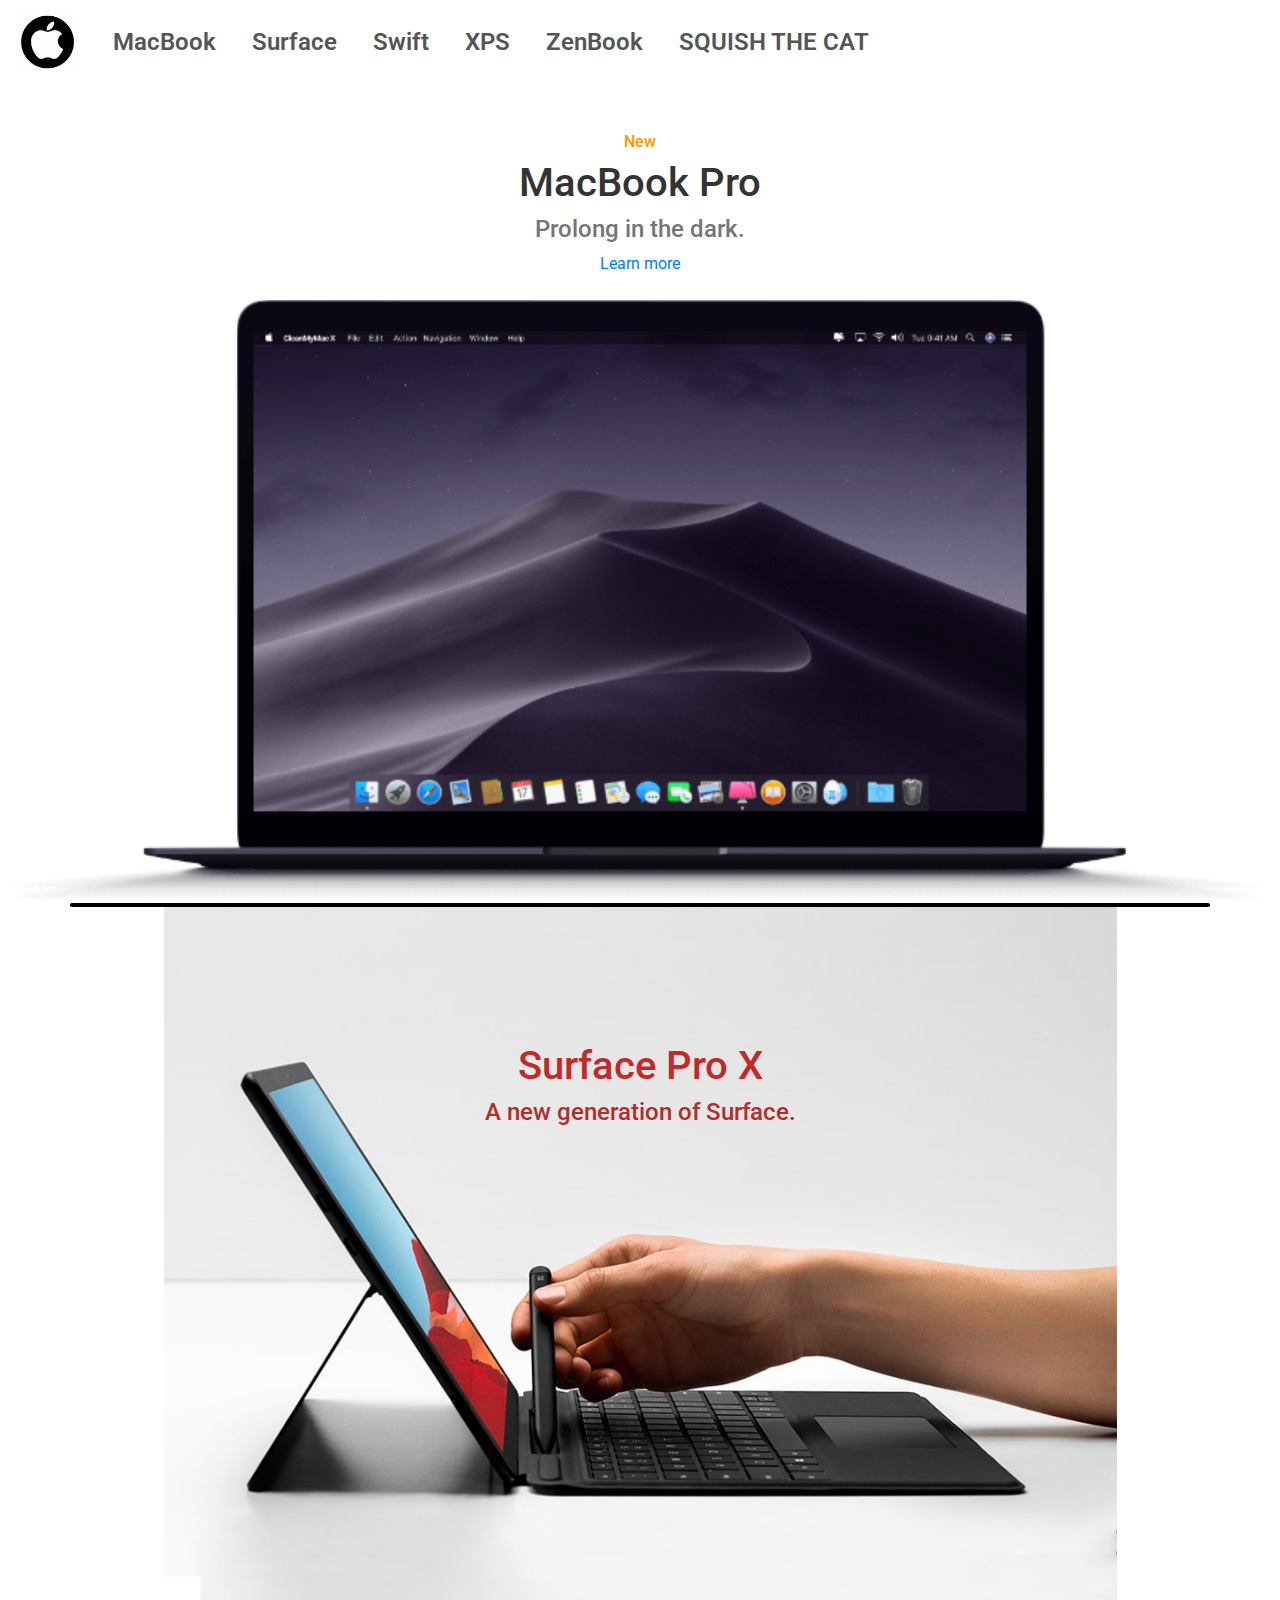
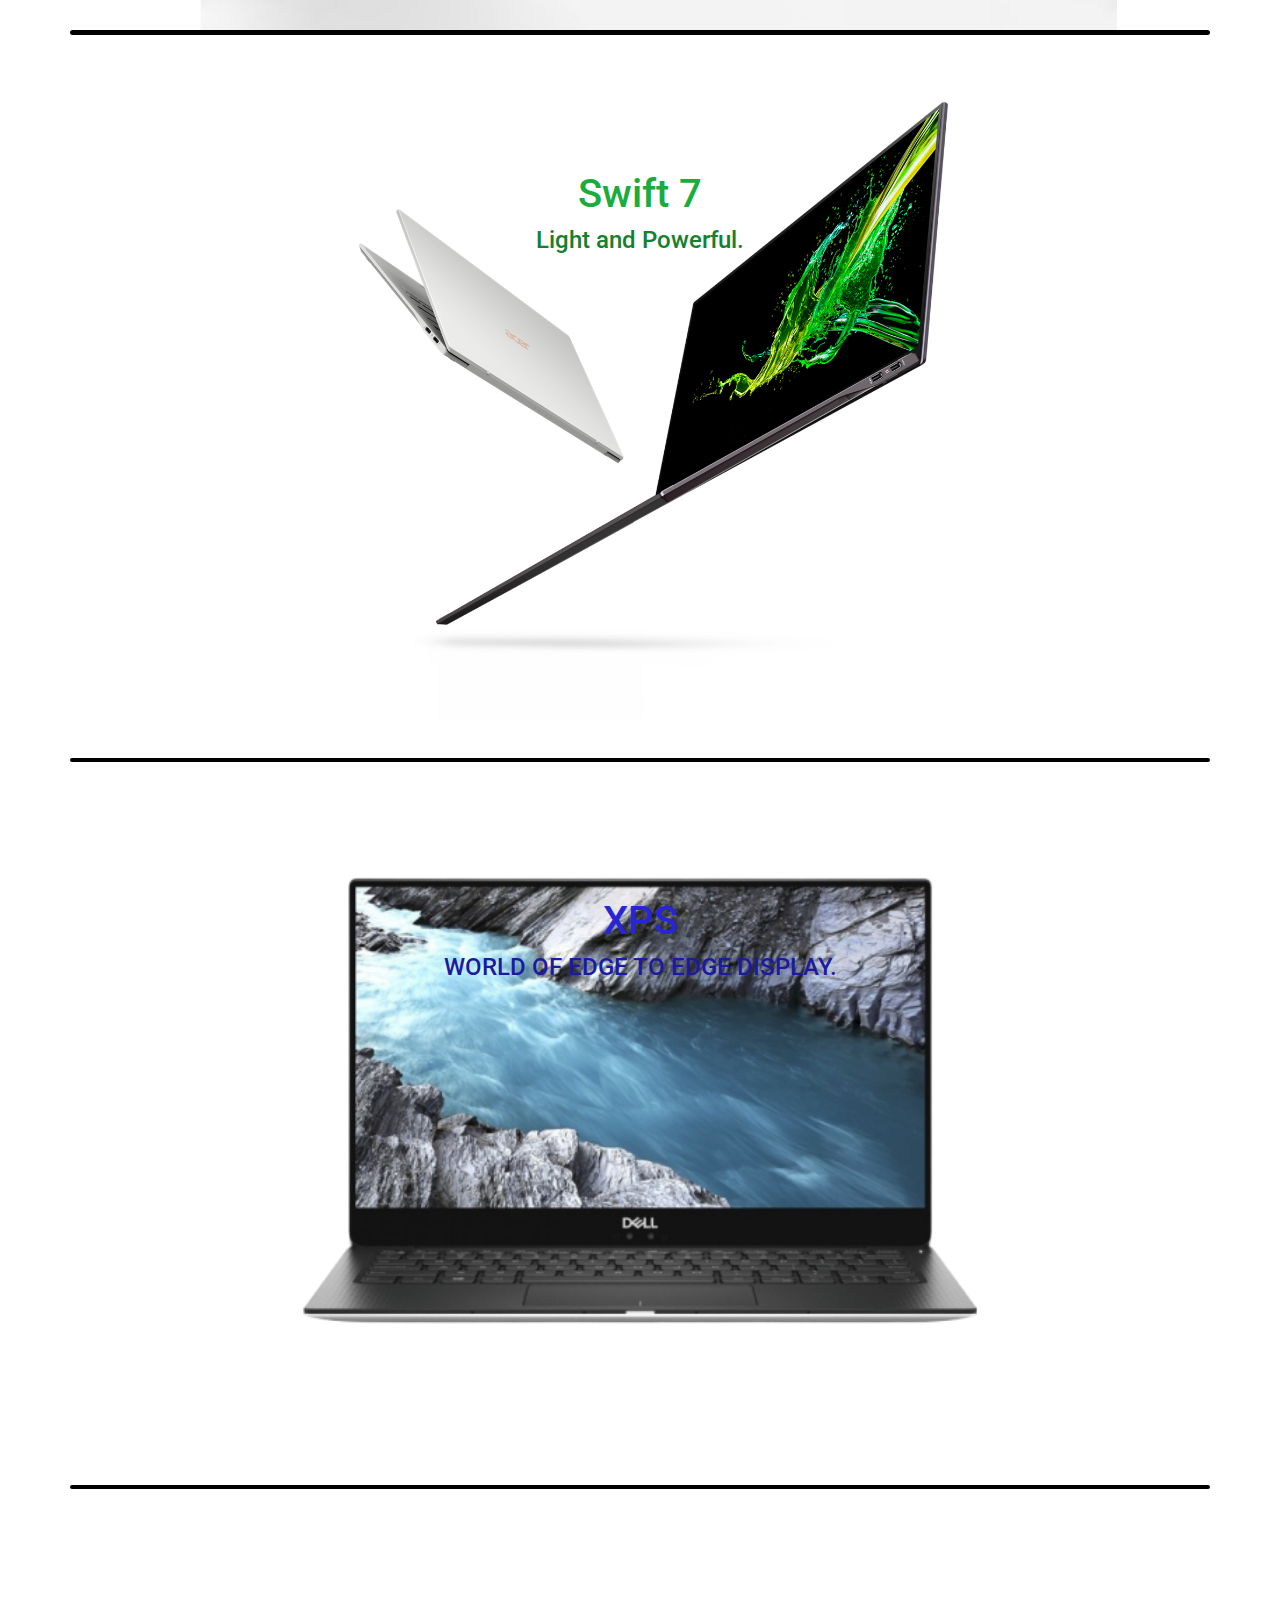
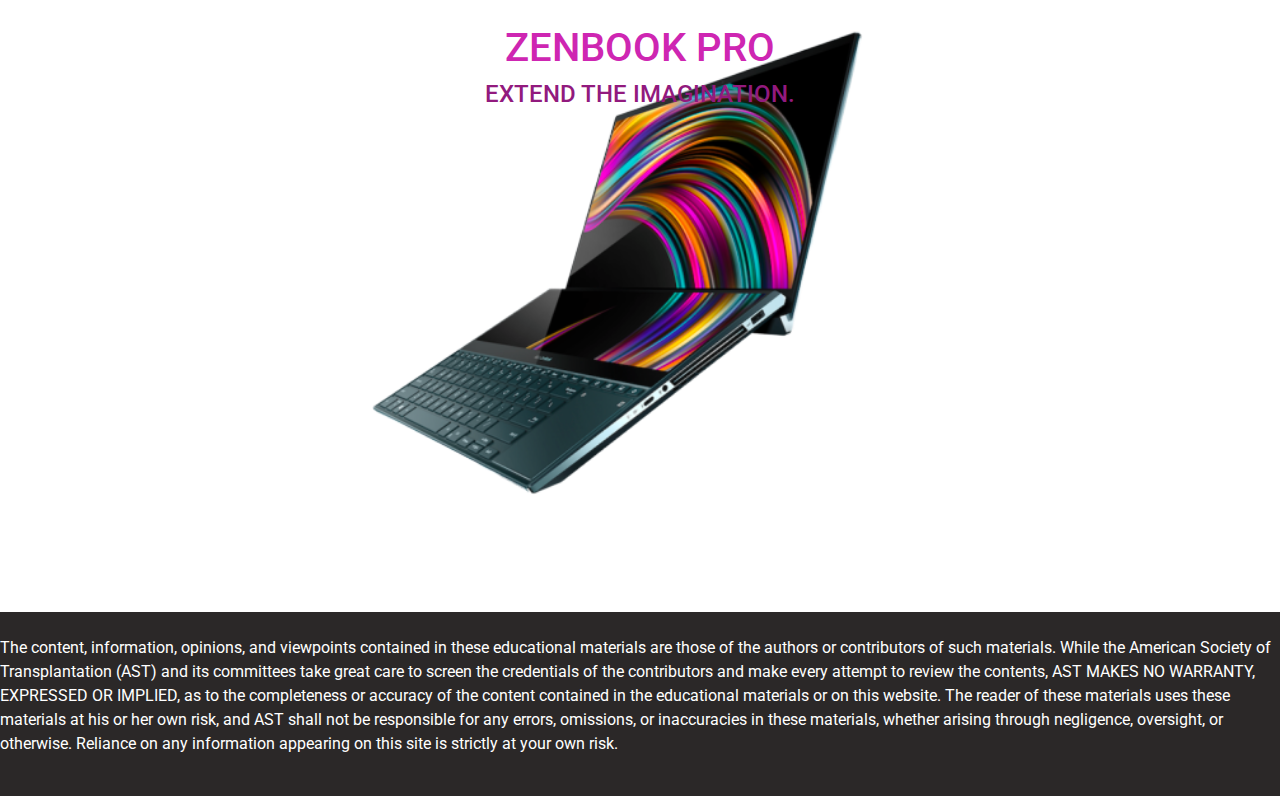
<file: index.html>
<!doctype html>
<html>

<head>
  <title>YCC2 Programmimg Mockup Copycat!!!</title>
  <meta name="viewport" content="width=device-width, initial-scale=1.0">
  <link rel="stylesheet" href="Home.css">
  <link rel="stylesheet" href="https://stackpath.bootstrapcdn.com/bootstrap/4.4.1/css/bootstrap.min.css">
  <link rel="stylesheet" href="https://stackpath.bootstrapcdn.com/font-awesome/4.7.0/css/font-awesome.min.css">
  <script src="https://ajax.googleapis.com/ajax/libs/jquery/3.4.1/jquery.min.js"></script>
  <script src="https://cdnjs.cloudflare.com/ajax/libs/popper.js/1.16.0/umd/popper.min.js"></script>
  <script src="https://maxcdn.bootstrapcdn.com/bootstrap/4.4.1/js/bootstrap.min.js"></script>
  <link rel="stylesheet" href="https://fonts.googleapis.com/css?family=Roboto&display=swap">
</head>

<body>
  <!---VERY BIG BIG THANKS TO INDIA BOI ON YOUTUBE , BORNTODEV , FIRESHIP AND MY FRIENDS SO THAT THIS WEBSITE CAN BE MADE--->
  <!--Navigation-->
  <section id="nav-bar">
    <nav class="navbar navbar-expand-lg navbar-light">
      <a class="navbar-brand" href="#">
        <img src="img/logo.png">
      </a>
      <button class="navbar-toggler" type="button" data-toggle="collapse" data-target="#navbarNav"
        aria-controls="navbarNav" aria-expanded="false" aria-label="Toggle navigation">
        <span class="navbar-toggler-icon"></span>
      </button>
      <div class="collapse navbar-collapse" id="navbarNav">
        <ul class="navbar-nav">
          <!--MacBook-->
          <li class="nav-item">
            <a class="nav-link" href="#Mac">MacBook</a>
          </li>
          <!--Surface-->
          <li class="nav-item">
            <a class="nav-link" href="#Sur">Surface</a>
          </li>
          <!--Swift-->
          <li class="nav-item">
            <a class="nav-link" href="#Swi">Swift</a>
          </li>
          <!--XPS-->
          <li class="nav-item">
            <a class="nav-link" href="#XPS">XPS</a>
          </li>
          <!--Zenbook-->
          <li class="nav-item">
            <a class="nav-link" href="#Zen">ZenBook</a>
          </li>
          <!--Secret-->
          <li class="nav-item">
            <a class="nav-link" href="https://www.youtube.com/watch?v=5jKZ9KGtee0">SQUISH THE CAT</a>
          </li>
        </ul>
      </div>
    </nav>
  </section>
  <!--Product-->
  <div class="container-fluid" id="Mac"><br><br>
    <h6 id="Label1">New</h6>
    <h1 id="Label2">MacBook Pro</h1>
    <h4 id="Label3">Prolong in the dark.</h4>
    <center>
      <a href="Mac.html">Learn more</a><br><br>
    </center>
    <a href="Mac.html">
      <img src="img/Mac0.png" style="width: 100%">
    </a>
  </div>

  <div class="container" id="Linear-BG"></div>

  <a href="Sur.html">
    <div class="container-fluid" id="Sur">
      <h1 id="Label4-1">Surface Pro X</h1>
      <h4 id="Label4-2">A new generation of Surface.</h4>
    </div>
  </a>

  <div class="container" id="Linear-BG"></div>

  <a href="Swi.html">
    <div class="container-fluid" id="Swi">
      <h1 id="Label5-1">Swift 7</h1>
      <h4 id="Label5-2">Light and Powerful.</h4>
    </div>
  </a>

  <div class="container" id="Linear-BG"></div>
  
  <a href="XPS.html">
    <div class="container-fluid" id="XPS">
      <h1 id="Label6-1">XPS</h1>
      <h4 id="Label6-2">WORLD OF EDGE TO EDGE DISPLAY.</h4>
    </div>
  </a>

  <div class="container" id="Linear-BG"></div>

  <a href="Zen.html">
    <div class="container-fluid" id="Zen">
      <h1 id="Label7-1">ZENBOOK PRO</h1>
      <h4 id="Label7-2">EXTEND THE IMAGINATION.</h4>
    </div>
  </a>

  <footer id="BG">
    <br>
    <p id="Label8">The content, information, opinions, and viewpoints contained in these educational materials are those of the authors or contributors of such materials. While the American Society of Transplantation (AST) and its committees take great care to screen the credentials of the contributors and make every attempt to review the contents, AST MAKES NO WARRANTY, EXPRESSED OR IMPLIED, as to the completeness or accuracy of the content contained in the educational materials or on this website. The reader of these materials uses these materials at his or her own risk, and AST shall not be responsible for any errors, omissions, or inaccuracies in these materials, whether arising through negligence, oversight, or otherwise. Reliance on any information appearing on this site is strictly at your own risk.</p>
    <br>
  </footer>
  <!--Slider_Don't_Use-->
  <!--
        <div id="slider">
          <div id="headerSlider" class="carousel slide" data-ride="carousel">
            <ol class="carousel-indicators">
              <li data-target="#headerSlider" data-slide-to="0" class="active"></li>
              <li data-target="#headerSlider" data-slide-to="1"></li>
              <li data-target="#headerSlider" data-slide-to="2"></li>
              <li data-target="#headerSlider" data-slide-to="3"></li>
              <li data-target="#headerSlider" data-slide-to="4"></li>
            </ol>
            <div class="carousel-inner">
              <div class="carousel-item active">
                <img class="d-block img-fluid" src="C:\Users\KingGroup\Desktop\Program\Img_Src/MacNew.png">
                  <div class="carousel-caption">
                    <h3 id="Label1">MacBook Pro</h3>
                    <h5 id="Label2">Prolong in the dark.</h5>
                  </div>
              </div>
              <div class="carousel-item">
                <img class="d-block img-fluid" src="C:\Users\KingGroup\Desktop\Program\Img_Src/Sur1.png" >
                  <div class="carousel-caption">
                    <h3 id="Label1">Surface Pro X</h3>
                    <h5 id="Label2">A new generation of Surface.</h5>
                  </div>
              </div>
              <div class="carousel-item">
                <img class="d-block img-fluid" src="C:\Users\KingGroup\Desktop\Program\Img_Src/Swi1.png" >
                <div class="carousel-caption">
                  <h3 id="Label1">Swift 7</h3>
                  <h5 id="Label2">Light and Powerful.</h5>
                </div>
              </div>
              <div class="carousel-item">
                <img class="d-block img-fluid" src="C:\Users\KingGroup\Desktop\Program\Img_Src/XPS1.png" >
                <div class="carousel-caption">
                  <h3 id="Label1">XPS</h3>
                  <h5 id="Label2">World of Edge to Edge Display.</h5>
                </div>
              </div>
              <div class="carousel-item">
                <img class="d-block img-fluid" src="C:\Users\KingGroup\Desktop\Program\Img_Src/Zen1.png" >
                <div class="carousel-caption">
                  <h3 id="Label1">Zenbook Pro</h3>
                  <h5 id="Label2">Extend the Imagination</h5>
                </div>
              </div>
            </div>
            <a class="carousel-control-prev" href="#headerSlider" role="button" data-slide="prev">
              <span class="carousel-control-prev-icon" aria-hidden="true"></span>
              <span class="sr-only">Previous</span>
            </a>
            <a class="carousel-control-next" href="#headerSlider" role="button" data-slide="next">
              <span class="carousel-control-next-icon" aria-hidden="true"></span>
              <span class="sr-only">Next</span>
            </a>
          </div>
        </div>
        -->
  <!---VERY BIG BIG THANKS TO INDIA BOI ON YOUTUBE , BORNTODEV , FIRESHIP AND MY FRIENDS SO THAT THIS WEBSITE CAN BE MADE--->
  <!---THIS CODE IS THE PROPERTY OF BUNGKAPTH DO NOT COPY OR USE IN ANY OCCASION--->
</body>

</html>
</file>
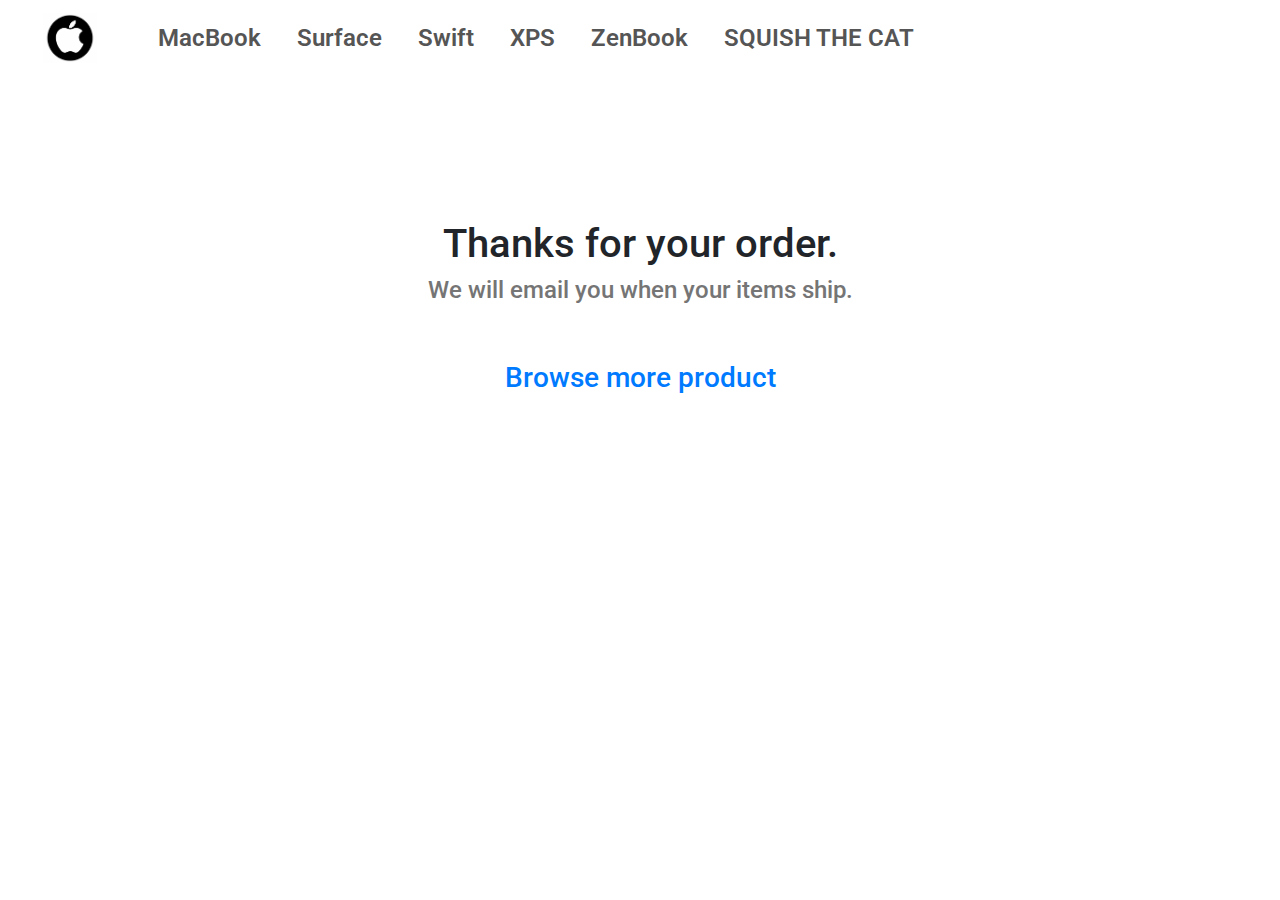
<file: Pur.html>
<!doctype html>
<html>

<head>
    <title>YCC2 Programmimg Mockup Copycat!!!</title>
    <meta name="viewport" content="width=device-width, initial-scale=1.0">
    <link rel="stylesheet" href="Pur.css">
    <link rel="stylesheet" href="https://stackpath.bootstrapcdn.com/bootstrap/4.4.1/css/bootstrap.min.css">
    <link rel="stylesheet" href="https://stackpath.bootstrapcdn.com/font-awesome/4.7.0/css/font-awesome.min.css">
    <script src="https://ajax.googleapis.com/ajax/libs/jquery/3.4.1/jquery.min.js"></script>
    <script src="https://cdnjs.cloudflare.com/ajax/libs/popper.js/1.16.0/umd/popper.min.js"></script>
    <script src="https://maxcdn.bootstrapcdn.com/bootstrap/4.4.1/js/bootstrap.min.js"></script>
    <link rel="stylesheet" href="https://fonts.googleapis.com/css?family=Roboto&display=swap">
</head>

<body>
    <!---VERY BIG BIG THANKS TO INDIA BOI ON YOUTUBE , BORNTODEV , FIRESHIP AND MY FRIENDS SO THAT THIS WEBSITE CAN BE MADE--->
    <!---Navigation--->
    <section id="nav-bar">
        <nav class="navbar navbar-expand-lg navbar-light">
          <a class="navbar-brand" href="home.html">
            <img src="img/logo.png">
          </a>
          <button class="navbar-toggler" type="button" data-toggle="collapse" data-target="#navbarNav"
            aria-controls="navbarNav" aria-expanded="false" aria-label="Toggle navigation">
            <span class="navbar-toggler-icon"></span>
          </button>
          <div class="collapse navbar-collapse" id="navbarNav">
            <ul class="navbar-nav">
              <!--MacBook-->
              <li class="nav-item">
                <a class="nav-link" href="Mac.html">MacBook</a>
              </li>
              <!--Surface-->
              <li class="nav-item">
                <a class="nav-link" href="Sur.html">Surface</a>
              </li>
              <!--Swift-->
              <li class="nav-item">
                <a class="nav-link" href="Swi.html">Swift</a>
              </li>
              <!--XPS-->
              <li class="nav-item">
                <a class="nav-link" href="XPS.html">XPS</a>
              </li>
              <!--Zenbook-->
              <li class="nav-item">
                <a class="nav-link" href="Zen.html">ZenBook</a>
              </li>
              <!--Secret-->
              <li class="nav-item">
                <a class="nav-link" href="https://www.youtube.com/watch?v=5jKZ9KGtee0">SQUISH THE CAT</a>
              </li>
            </ul>
          </div>
        </nav>
    </section>
    <center>
    <div class="container" id="TEXT">
        <br><br><br><br><br><br>
        <h1>Thanks for your order.</h1>
        <h4>We will email you when your items ship.</h4>
        <br><br>
        <a href="Home.html">
            <h3>Browse more product</h3>
        </a>
        <br><br><br><br><br>
    </div>
    </center>
    <!---VERY BIG BIG THANKS TO INDIA BOI ON YOUTUBE , BORNTODEV , FIRESHIP AND MY FRIENDS SO THAT THIS WEBSITE CAN BE MADE--->
</body>

</html>
</file>
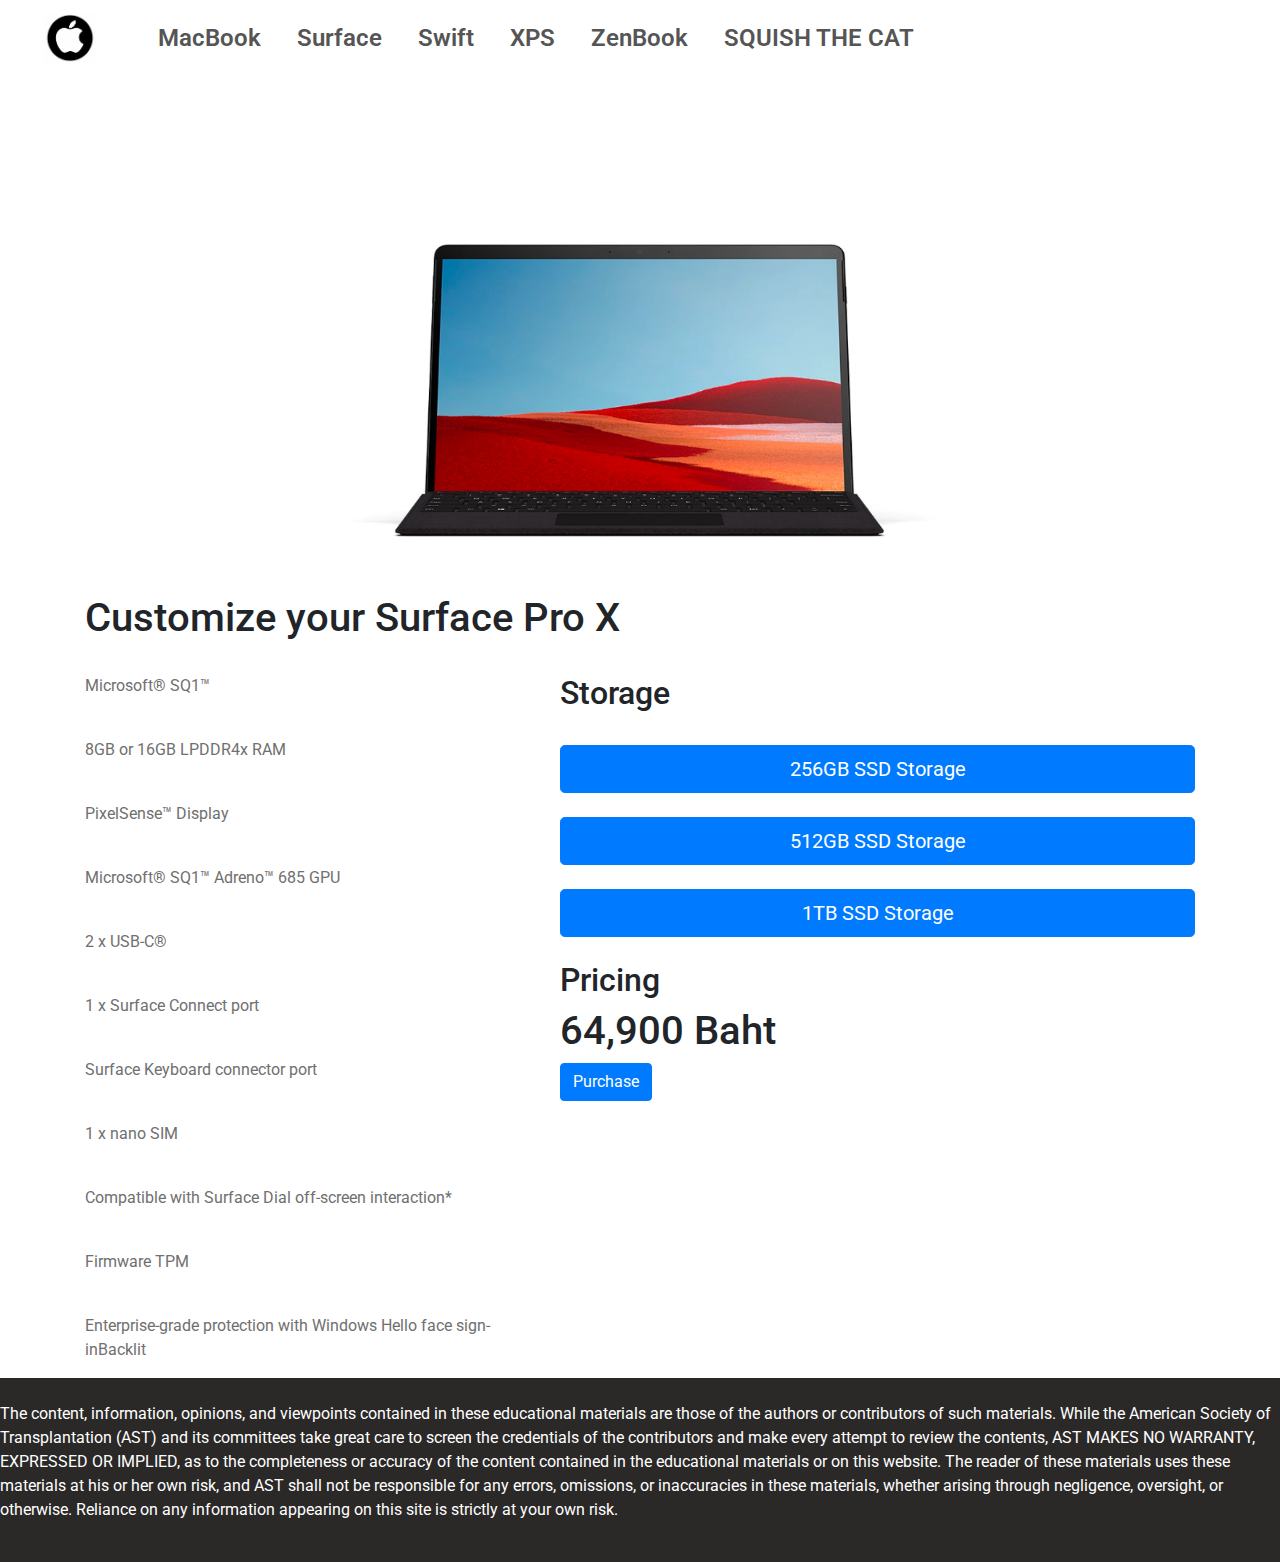
<file: Sur.html>
<!doctype html>
<html>

<head>
    <title>YCC2 Programmimg Mockup Copycat!!!</title>
    <meta name="viewport" content="width=device-width, initial-scale=1.0">
    <link rel="stylesheet" href="Sur.css">
    <link rel="stylesheet" href="https://stackpath.bootstrapcdn.com/bootstrap/4.4.1/css/bootstrap.min.css">
    <link rel="stylesheet" href="https://stackpath.bootstrapcdn.com/font-awesome/4.7.0/css/font-awesome.min.css">
    <script src="https://ajax.googleapis.com/ajax/libs/jquery/3.4.1/jquery.min.js"></script>
    <script src="https://cdnjs.cloudflare.com/ajax/libs/popper.js/1.16.0/umd/popper.min.js"></script>
    <script src="https://maxcdn.bootstrapcdn.com/bootstrap/4.4.1/js/bootstrap.min.js"></script>
    <link rel="stylesheet" href="https://fonts.googleapis.com/css?family=Roboto&display=swap">
</head>

<body>
    <!---VERY BIG BIG THANKS TO INDIA BOI ON YOUTUBE , BORNTODEV , FIRESHIP AND MY FRIENDS SO THAT THIS WEBSITE CAN BE MADE--->
    <!---Navigation--->
    <section id="nav-bar">
        <nav class="navbar navbar-expand-lg navbar-light">
          <a class="navbar-brand" href="home.html">
            <img src="img/logo.png">
          </a>
          <button class="navbar-toggler" type="button" data-toggle="collapse" data-target="#navbarNav"
            aria-controls="navbarNav" aria-expanded="false" aria-label="Toggle navigation">
            <span class="navbar-toggler-icon"></span>
          </button>
          <div class="collapse navbar-collapse" id="navbarNav">
            <ul class="navbar-nav">
              <!--MacBook-->
              <li class="nav-item">
                <a class="nav-link" href="Mac.html">MacBook</a>
              </li>
              <!--Surface-->
              <li class="nav-item">
                <a class="nav-link" href="Sur.html">Surface</a>
              </li>
              <!--Swift-->
              <li class="nav-item">
                <a class="nav-link" href="Swi.html">Swift</a>
              </li>
              <!--XPS-->
              <li class="nav-item">
                <a class="nav-link" href="XPS.html">XPS</a>
              </li>
              <!--Zenbook-->
              <li class="nav-item">
                <a class="nav-link" href="Zen.html">ZenBook</a>
              </li>
              <!--Secret-->
              <li class="nav-item">
                <a class="nav-link" href="https://www.youtube.com/watch?v=5jKZ9KGtee0">SQUISH THE CAT</a>
              </li>
            </ul>
          </div>
        </nav>
    </section>
    <!---Surface--->
    <div id="Surface">
        <img src="img/Sur1.png">
    </div>
    <br>
    <!---Heading--->
    <div class="container" id="TEXT">
        <h1>Customize your Surface Pro X</h1>
        <br>
    <!---Info--->
        <div class="row">
            <div class="col-sm-5" id="TEXT">
                <p>Microsoft® SQ1™</p>
                <br>
                <p>8GB or 16GB LPDDR4x RAM</p>
                <br>
                <p>PixelSense™ Display</p>
                <br>
                <p>Microsoft® SQ1™ Adreno™ 685 GPU</p>
                <br>
                <p>2 x USB-C®</p>
                <br>
                <p>1 x Surface Connect port</p>
                <br>
                <p>Surface Keyboard connector port</p>
                <br>
                <p>1 x nano SIM</p>
                <br>
                <p>Compatible with Surface Dial off-screen interaction*</p>
                <br>
                <p>Firmware TPM</p>
                <br>
                <p>Enterprise-grade protection with Windows Hello face sign-inBacklit</p>
            </div>
            <div class="col-sm-7" id="TEXT">
                <h2>Storage</h2>
                <br>
                <button class="btn btn-primary btn-lg btn-block">256GB SSD Storage</button>
                <br>
                <button class="btn btn-primary btn-lg btn-block">512GB SSD Storage</button>
                <br>
                <button class="btn btn-primary btn-lg btn-block">1TB SSD Storage</button>
                <br>
                <h2>Pricing</h2>
                <h1>64,900 Baht</h1>
                <a href="Pur.html">
                <button type="button" class="btn btn-primary">Purchase</button>
                </a>
            </div>
        </div>
    </div>
    <footer id="BG">
        <br>
        <p id="Label1">The content, information, opinions, and viewpoints contained in these educational materials are those of the authors or contributors of such materials. While the American Society of Transplantation (AST) and its committees take great care to screen the credentials of the contributors and make every attempt to review the contents, AST MAKES NO WARRANTY, EXPRESSED OR IMPLIED, as to the completeness or accuracy of the content contained in the educational materials or on this website. The reader of these materials uses these materials at his or her own risk, and AST shall not be responsible for any errors, omissions, or inaccuracies in these materials, whether arising through negligence, oversight, or otherwise. Reliance on any information appearing on this site is strictly at your own risk.</p>
        <br>
    </footer>
    <!---VERY BIG BIG THANKS TO INDIA BOI ON YOUTUBE , BORNTODEV , FIRESHIP AND MY FRIENDS SO THAT THIS WEBSITE CAN BE MADE--->
</body>

</html>
</file>
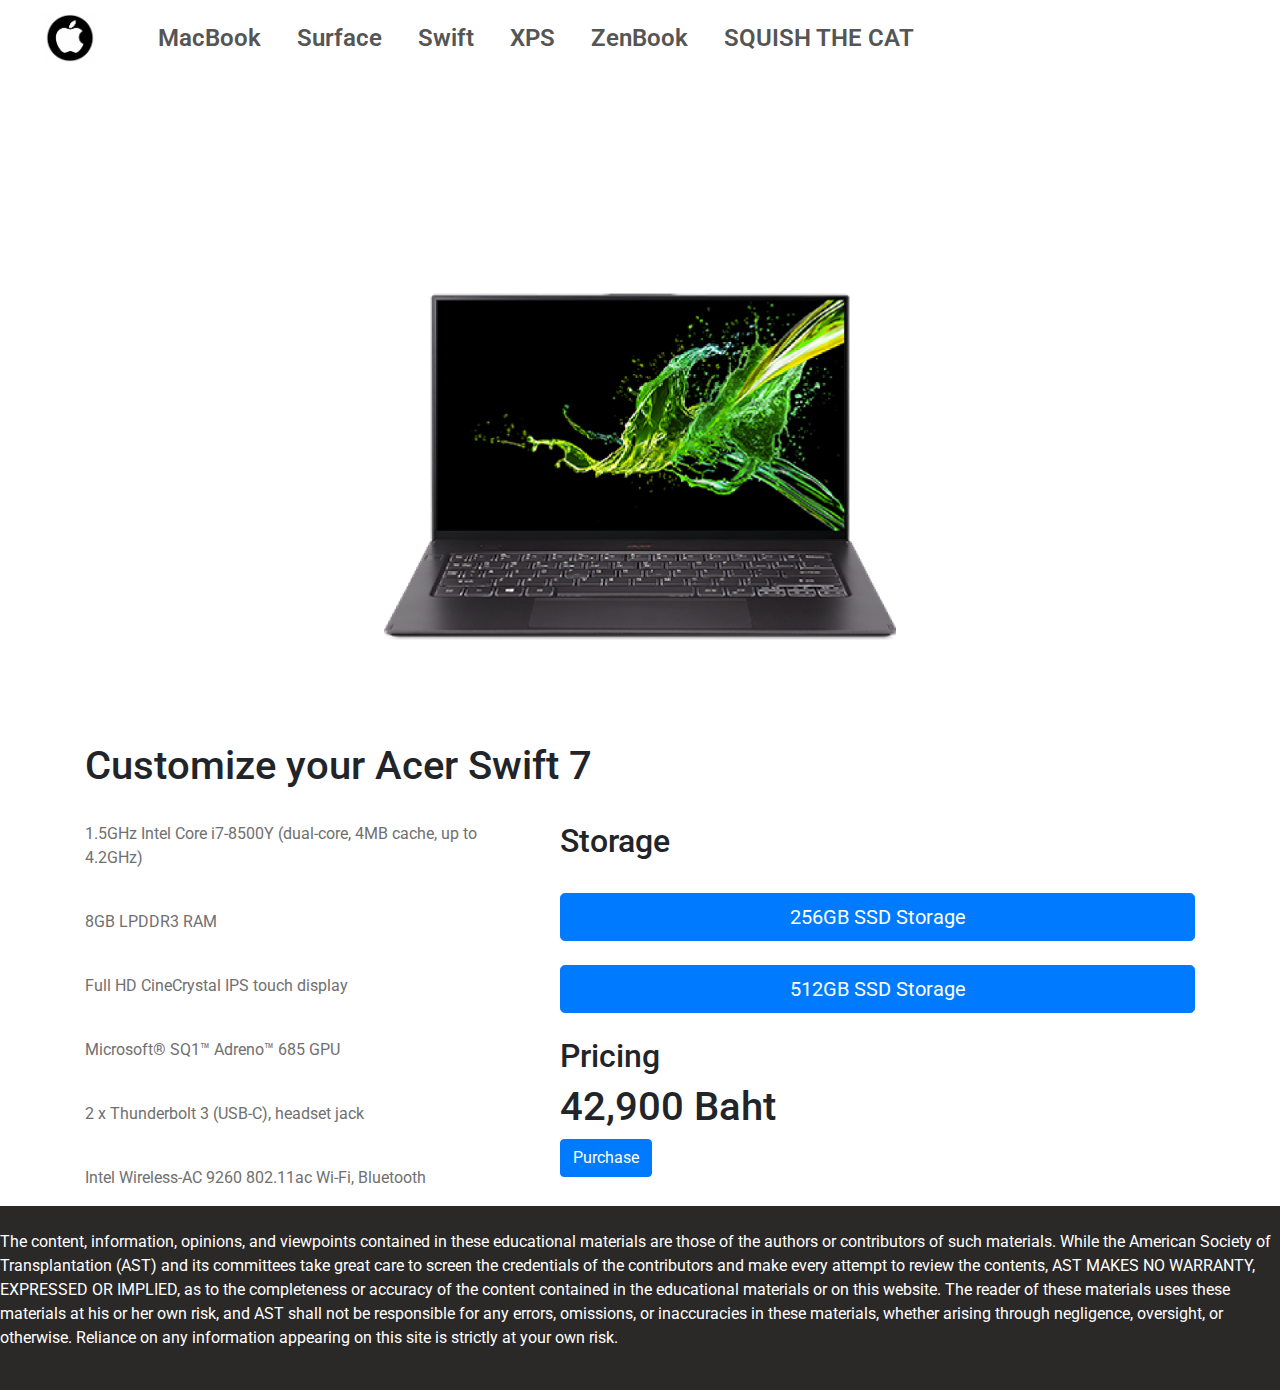
<file: Swi.html>
<!doctype html>
<html>

<head>
    <title>YCC2 Programmimg Mockup Copycat!!!</title>
    <meta name="viewport" content="width=device-width, initial-scale=1.0">
    <link rel="stylesheet" href="Swi.css">
    <link rel="stylesheet" href="https://stackpath.bootstrapcdn.com/bootstrap/4.4.1/css/bootstrap.min.css">
    <link rel="stylesheet" href="https://stackpath.bootstrapcdn.com/font-awesome/4.7.0/css/font-awesome.min.css">
    <script src="https://ajax.googleapis.com/ajax/libs/jquery/3.4.1/jquery.min.js"></script>
    <script src="https://cdnjs.cloudflare.com/ajax/libs/popper.js/1.16.0/umd/popper.min.js"></script>
    <script src="https://maxcdn.bootstrapcdn.com/bootstrap/4.4.1/js/bootstrap.min.js"></script>
    <link rel="stylesheet" href="https://fonts.googleapis.com/css?family=Roboto&display=swap">
</head>

<body>
    <!---VERY BIG BIG THANKS TO INDIA BOI ON YOUTUBE , BORNTODEV , FIRESHIP AND MY FRIENDS SO THAT THIS WEBSITE CAN BE MADE--->
    <!---Navigation--->
    <section id="nav-bar">
        <nav class="navbar navbar-expand-lg navbar-light">
          <a class="navbar-brand" href="home.html">
            <img src="img/logo.png">
          </a>
          <button class="navbar-toggler" type="button" data-toggle="collapse" data-target="#navbarNav"
            aria-controls="navbarNav" aria-expanded="false" aria-label="Toggle navigation">
            <span class="navbar-toggler-icon"></span>
          </button>
          <div class="collapse navbar-collapse" id="navbarNav">
            <ul class="navbar-nav">
              <!--MacBook-->
              <li class="nav-item">
                <a class="nav-link" href="Mac.html">MacBook</a>
              </li>
              <!--Surface-->
              <li class="nav-item">
                <a class="nav-link" href="Sur.html">Surface</a>
              </li>
              <!--Swift-->
              <li class="nav-item">
                <a class="nav-link" href="Swi.html">Swift</a>
              </li>
              <!--XPS-->
              <li class="nav-item">
                <a class="nav-link" href="XPS.html">XPS</a>
              </li>
              <!--Zenbook-->
              <li class="nav-item">
                <a class="nav-link" href="Zen.html">ZenBook</a>
              </li>
              <!--Secret-->
              <li class="nav-item">
                <a class="nav-link" href="https://www.youtube.com/watch?v=5jKZ9KGtee0">SQUISH THE CAT</a>
              </li>
            </ul>
          </div>
        </nav>
    </section>
    <!---Swift--->
    <div id="Swift">
        <img src="img/Swi1.png">
    </div>
    <br>
    <!---Heading--->
    <div class="container" id="TEXT">
        <h1>Customize your Acer Swift 7</h1>
        <br>
    <!---Info--->
        <div class="row">
            <div class="col-sm-5" id="TEXT">
                <p>1.5GHz Intel Core i7-8500Y (dual-core, 4MB cache, up to 4.2GHz)</p>
                <br>
                <p>8GB LPDDR3 RAM</p>
                <br>
                <p>Full HD CineCrystal IPS touch display</p>
                <br>
                <p>Microsoft® SQ1™ Adreno™ 685 GPU</p>
                <br>
                <p>2 x Thunderbolt 3 (USB-C), headset jack</p>
                <br>
                <p>Intel Wireless-AC 9260 802.11ac Wi-Fi, Bluetooth</p>
            </div>
            <div class="col-sm-7" id="TEXT">
                <h2>Storage</h2>
                <br>
                <button class="btn btn-primary btn-lg btn-block">256GB SSD Storage</button>
                <br>
                <button class="btn btn-primary btn-lg btn-block">512GB SSD Storage</button>
                <br>
                <h2>Pricing</h2>
                <h1>42,900 Baht</h1>
                <a href="Pur.html">
                <button type="button" class="btn btn-primary">Purchase</button>
                </a>
            </div>
        </div>
    </div>
    <footer id="BG">
        <br>
        <p id="Label1">The content, information, opinions, and viewpoints contained in these educational materials are those of the authors or contributors of such materials. While the American Society of Transplantation (AST) and its committees take great care to screen the credentials of the contributors and make every attempt to review the contents, AST MAKES NO WARRANTY, EXPRESSED OR IMPLIED, as to the completeness or accuracy of the content contained in the educational materials or on this website. The reader of these materials uses these materials at his or her own risk, and AST shall not be responsible for any errors, omissions, or inaccuracies in these materials, whether arising through negligence, oversight, or otherwise. Reliance on any information appearing on this site is strictly at your own risk.</p>
        <br>
    </footer>
    <!---VERY BIG BIG THANKS TO INDIA BOI ON YOUTUBE , BORNTODEV , FIRESHIP AND MY FRIENDS SO THAT THIS WEBSITE CAN BE MADE--->
</body>

</html>
</file>
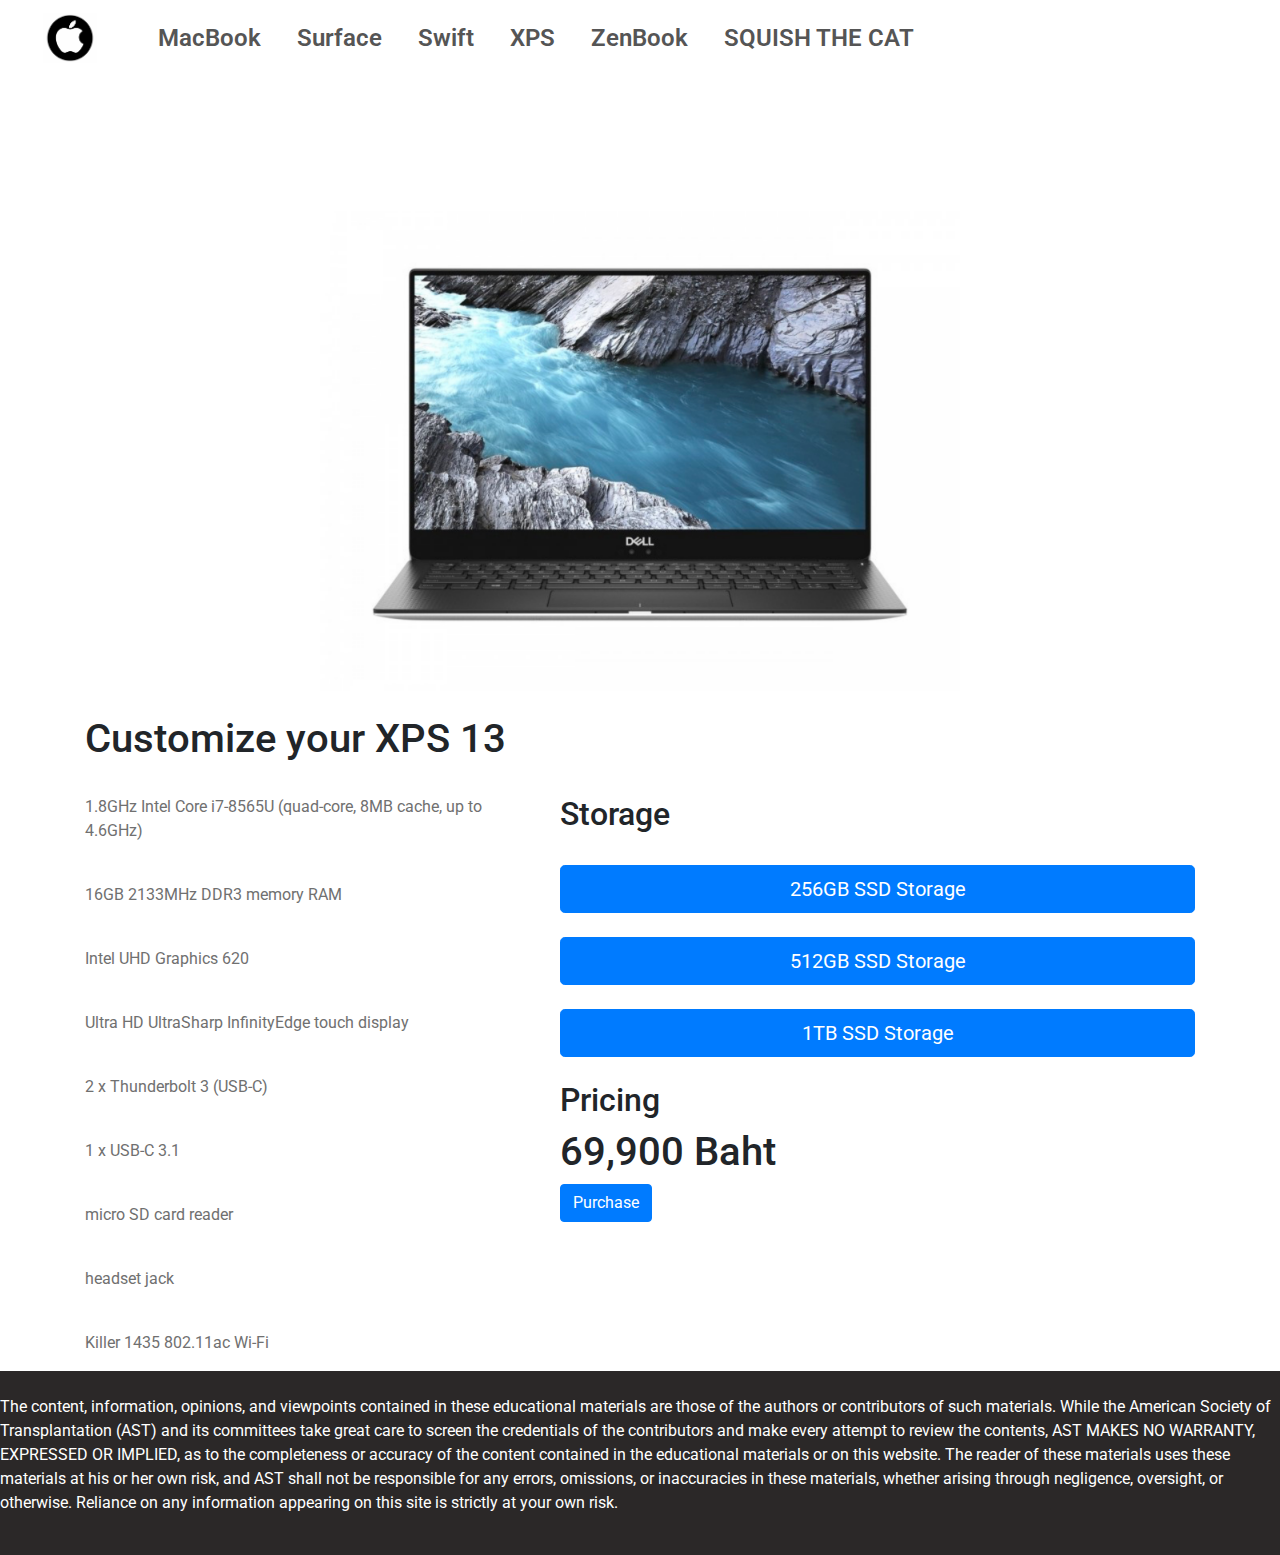
<file: XPS.html>
<!doctype html>
<html>

<head>
    <title>YCC2 Programmimg Mockup Copycat!!!</title>
    <meta name="viewport" content="width=device-width, initial-scale=1.0">
    <link rel="stylesheet" href="XPS.css">
    <link rel="stylesheet" href="https://stackpath.bootstrapcdn.com/bootstrap/4.4.1/css/bootstrap.min.css">
    <link rel="stylesheet" href="https://stackpath.bootstrapcdn.com/font-awesome/4.7.0/css/font-awesome.min.css">
    <script src="https://ajax.googleapis.com/ajax/libs/jquery/3.4.1/jquery.min.js"></script>
    <script src="https://cdnjs.cloudflare.com/ajax/libs/popper.js/1.16.0/umd/popper.min.js"></script>
    <script src="https://maxcdn.bootstrapcdn.com/bootstrap/4.4.1/js/bootstrap.min.js"></script>
    <link rel="stylesheet" href="https://fonts.googleapis.com/css?family=Roboto&display=swap">
</head>

<body>
    <!---VERY BIG BIG THANKS TO INDIA BOI ON YOUTUBE , BORNTODEV , FIRESHIP AND MY FRIENDS SO THAT THIS WEBSITE CAN BE MADE--->
    <!---Navigation--->
    <section id="nav-bar">
        <nav class="navbar navbar-expand-lg navbar-light">
          <a class="navbar-brand" href="home.html">
            <img src="img/logo.png">
          </a>
          <button class="navbar-toggler" type="button" data-toggle="collapse" data-target="#navbarNav"
            aria-controls="navbarNav" aria-expanded="false" aria-label="Toggle navigation">
            <span class="navbar-toggler-icon"></span>
          </button>
          <div class="collapse navbar-collapse" id="navbarNav">
            <ul class="navbar-nav">
              <!--MacBook-->
              <li class="nav-item">
                <a class="nav-link" href="Mac.html">MacBook</a>
              </li>
              <!--Surface-->
              <li class="nav-item">
                <a class="nav-link" href="Sur.html">Surface</a>
              </li>
              <!--Swift-->
              <li class="nav-item">
                <a class="nav-link" href="Swi.html">Swift</a>
              </li>
              <!--XPS-->
              <li class="nav-item">
                <a class="nav-link" href="XPS.html">XPS</a>
              </li>
              <!--Zenbook-->
              <li class="nav-item">
                <a class="nav-link" href="Zen.html">ZenBook</a>
              </li>
              <!--Secret-->
              <li class="nav-item">
                <a class="nav-link" href="https://www.youtube.com/watch?v=5jKZ9KGtee0">SQUISH THE CAT</a>
              </li>
            </ul>
          </div>
        </nav>
    </section>
    <!---XPS--->
    <div id="XPS">
        <img src="img/XPS1.png">
    </div>
    <br>
    <!---Heading--->
    <div class="container" id="TEXT">
        <h1>Customize your XPS 13</h1>
        <br>
    <!---Info--->
        <div class="row">
            <div class="col-sm-5" id="TEXT">
                <p>1.8GHz Intel Core i7-8565U (quad-core, 8MB cache, up to 4.6GHz)</p>
                <br>
                <p>16GB 2133MHz DDR3 memory RAM</p>
                <br>
                <p>Intel UHD Graphics 620</p>
                <br>
                <p>Ultra HD UltraSharp InfinityEdge touch display</p>
                <br>
                <p>2 x Thunderbolt 3 (USB-C)</p>
                <br>
                <p>1 x USB-C 3.1</p>
                <br>
                <p>micro SD card reader</p>
                <br>
                <p>headset jack</p>
                <br>
                <p>Killer 1435 802.11ac Wi-Fi</p>
            </div>
            <div class="col-sm-7" id="TEXT">
                <h2>Storage</h2>
                <br>
                <button class="btn btn-primary btn-lg btn-block">256GB SSD Storage</button>
                <br>
                <button class="btn btn-primary btn-lg btn-block">512GB SSD Storage</button>
                <br>
                <button class="btn btn-primary btn-lg btn-block">1TB SSD Storage</button>
                <br>
                <h2>Pricing</h2>
                <h1>69,900 Baht</h1>
                <a href="Pur.html">
                <button type="button" class="btn btn-primary">Purchase</button>
                </a>
            </div>
        </div>
    </div>
    <footer id="BG">
        <br>
        <p id="Label1">The content, information, opinions, and viewpoints contained in these educational materials are those of the authors or contributors of such materials. While the American Society of Transplantation (AST) and its committees take great care to screen the credentials of the contributors and make every attempt to review the contents, AST MAKES NO WARRANTY, EXPRESSED OR IMPLIED, as to the completeness or accuracy of the content contained in the educational materials or on this website. The reader of these materials uses these materials at his or her own risk, and AST shall not be responsible for any errors, omissions, or inaccuracies in these materials, whether arising through negligence, oversight, or otherwise. Reliance on any information appearing on this site is strictly at your own risk.</p>
        <br>
    </footer>
    <!---VERY BIG BIG THANKS TO INDIA BOI ON YOUTUBE , BORNTODEV , FIRESHIP AND MY FRIENDS SO THAT THIS WEBSITE CAN BE MADE--->
</body>

</html>
</file>
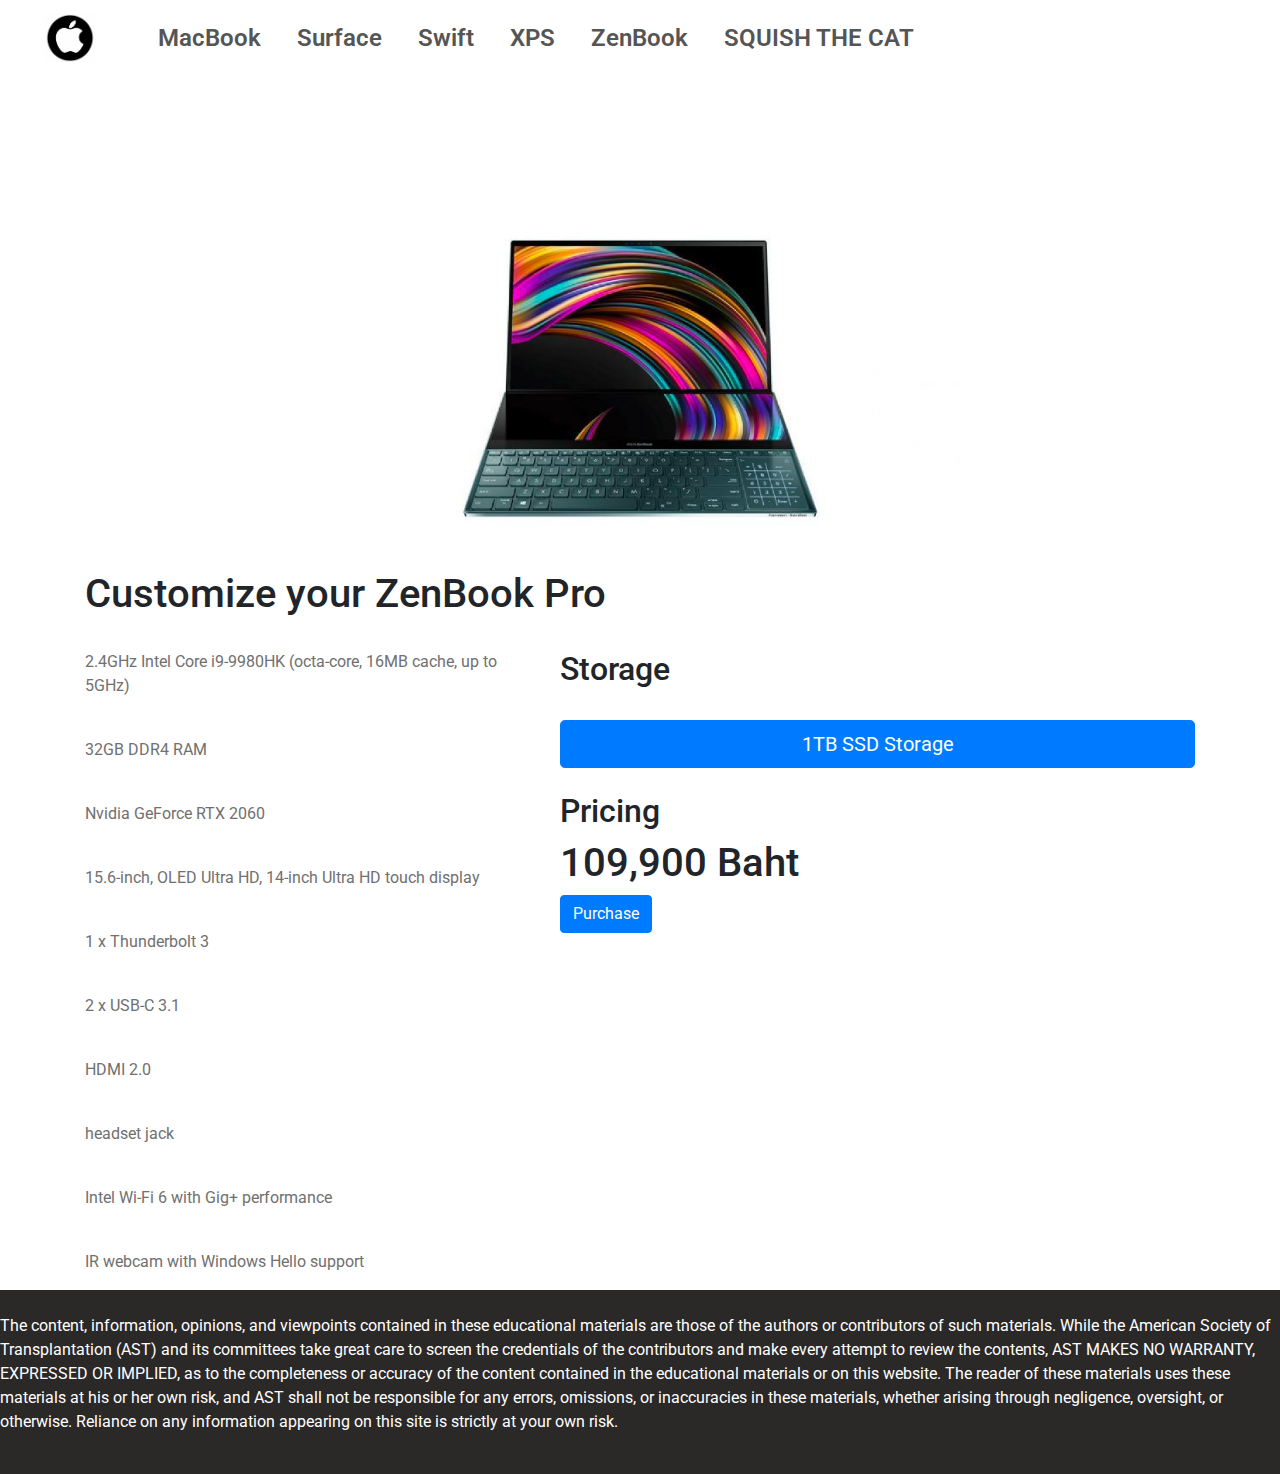
<file: Zen.html>
<!doctype html>
<html>

<head>
    <title>YCC2 Programmimg Mockup Copycat!!!</title>
    <meta name="viewport" content="width=device-width, initial-scale=1.0">
    <link rel="stylesheet" href="Zen.css">
    <link rel="stylesheet" href="https://stackpath.bootstrapcdn.com/bootstrap/4.4.1/css/bootstrap.min.css">
    <link rel="stylesheet" href="https://stackpath.bootstrapcdn.com/font-awesome/4.7.0/css/font-awesome.min.css">
    <script src="https://ajax.googleapis.com/ajax/libs/jquery/3.4.1/jquery.min.js"></script>
    <script src="https://cdnjs.cloudflare.com/ajax/libs/popper.js/1.16.0/umd/popper.min.js"></script>
    <script src="https://maxcdn.bootstrapcdn.com/bootstrap/4.4.1/js/bootstrap.min.js"></script>
    <link rel="stylesheet" href="https://fonts.googleapis.com/css?family=Roboto&display=swap">
</head>

<body>
    <!---VERY BIG BIG THANKS TO INDIA BOI ON YOUTUBE , BORNTODEV , FIRESHIP AND MY FRIENDS SO THAT THIS WEBSITE CAN BE MADE--->
    <!---Navigation--->
    <section id="nav-bar">
        <nav class="navbar navbar-expand-lg navbar-light">
          <a class="navbar-brand" href="home.html">
            <img src="img/logo.png">
          </a>
          <button class="navbar-toggler" type="button" data-toggle="collapse" data-target="#navbarNav"
            aria-controls="navbarNav" aria-expanded="false" aria-label="Toggle navigation">
            <span class="navbar-toggler-icon"></span>
          </button>
          <div class="collapse navbar-collapse" id="navbarNav">
            <ul class="navbar-nav">
              <!--MacBook-->
              <li class="nav-item">
                <a class="nav-link" href="Mac.html">MacBook</a>
              </li>
              <!--Surface-->
              <li class="nav-item">
                <a class="nav-link" href="Sur.html">Surface</a>
              </li>
              <!--Swift-->
              <li class="nav-item">
                <a class="nav-link" href="Swi.html">Swift</a>
              </li>
              <!--XPS-->
              <li class="nav-item">
                <a class="nav-link" href="XPS.html">XPS</a>
              </li>
              <!--Zenbook-->
              <li class="nav-item">
                <a class="nav-link" href="Zen.html">ZenBook</a>
              </li>
              <!--Secret-->
              <li class="nav-item">
                <a class="nav-link" href="https://www.youtube.com/watch?v=5jKZ9KGtee0">SQUISH THE CAT</a>
              </li>
            </ul>
          </div>
        </nav>
    </section>
    <!---Zenbook--->
    <div id="Zenbook">
        <img src="img/Zen1.png">
    </div>
    <br>
    <!---Heading--->
    <div class="container" id="TEXT">
        <h1>Customize your ZenBook Pro</h1>
        <br>
    <!---Info--->
        <div class="row">
            <div class="col-sm-5" id="TEXT">
                <p>2.4GHz Intel Core i9-9980HK (octa-core, 16MB cache, up to 5GHz)</p>
                <br>
                <p>32GB DDR4 RAM</p>
                <br>
                <p>Nvidia GeForce RTX 2060</p>
                <br>
                <p>15.6-inch, OLED Ultra HD, 14-inch Ultra HD touch display</p>
                <br>
                <p>1 x Thunderbolt 3</p>
                <br>
                <p>2 x USB-C 3.1</p>
                <br>
                <p>HDMI 2.0</p>
                <br>
                <p>headset jack</p>
                <br>
                <p>Intel Wi-Fi 6 with Gig+ performance</p>
                <br>
                <p>IR webcam with Windows Hello support</p>
            </div>
            <div class="col-sm-7" id="TEXT">
                <h2>Storage</h2>
                <br>
                <button class="btn btn-primary btn-lg btn-block">1TB SSD Storage</button>
                <br>
                <h2>Pricing</h2>
                <h1>109,900 Baht</h1>
                <a href="Pur.html">
                <button type="button" class="btn btn-primary">Purchase</button>
                </a>
            </div>
        </div>
    </div>
    <footer id="BG">
        <br>
        <p id="Label1">The content, information, opinions, and viewpoints contained in these educational materials are those of the authors or contributors of such materials. While the American Society of Transplantation (AST) and its committees take great care to screen the credentials of the contributors and make every attempt to review the contents, AST MAKES NO WARRANTY, EXPRESSED OR IMPLIED, as to the completeness or accuracy of the content contained in the educational materials or on this website. The reader of these materials uses these materials at his or her own risk, and AST shall not be responsible for any errors, omissions, or inaccuracies in these materials, whether arising through negligence, oversight, or otherwise. Reliance on any information appearing on this site is strictly at your own risk.</p>
        <br>
    </footer>
    <!---VERY BIG BIG THANKS TO INDIA BOI ON YOUTUBE , BORNTODEV , FIRESHIP AND MY FRIENDS SO THAT THIS WEBSITE CAN BE MADE--->
</body>

</html>
</file>
<file: Home.css>
*
{
    margin: 0;
    padding: 0;
}
/*-----cool scroller-----*/
body::-webkit-scrollbar
{
    width: 4px;
}
body::-webkit-scrollbar-track
{
    background: #1e1e24;
}
body::-webkit-scrollbar-thumb
{
    background: #ffffff;
}
/*-----navigation-----*/
#nav-bar
{
    position: sticky;
    top: 0;
    z-index: 10;
}
.navbar-brand img
{
    width: 7vh;
}
.navbar-nav li
{
    padding: 0 10px;
}
.navbar-nav li a
{
    float: right;
    text-align: left;
}
#nav-bar ul li a:hover
{
    color: #007AFF!important;
}
.navbar
{
    background:#FFFFFF;
}
.navbar-toggler
{
    border: none!important;
}
.nav-link
{
    color: #555!important;
    font-weight: 600;
    font-size: 24px;
}
/*-----Products-----*/
#Sur
{
    background-image: url('img/Sur0.png');
    background-repeat: no-repeat;
    background-position: center;
    background-size: auto;
	padding-top: 15vh;
    padding-bottom: 55vh;
    top: 1;
}
#Swi
{
    background-image: url('img/Swi0.png');
    background-repeat: no-repeat;
    background-position: center;
    background-size: auto;
	padding-top: 15vh;
    padding-bottom: 55vh;
    top: 1;
}
#XPS
{
    background-image: url('img/XPS0.png');
    background-repeat: no-repeat;
    background-position: center;
    background-size: auto;
	padding-top: 15vh;
    padding-bottom: 55vh;
    top: 1;
}
#Zen
{
    background-image: url('img/Zen0.png');
    background-repeat: no-repeat;
    background-position: center;
    background-size: auto;
	padding-top: 15vh;
    padding-bottom: 55vh;
    top: 1;
}
#Linear-BG
{
    background-color: rgb(0, 0, 0); 
    height: 0.5vh; 
    border-radius: 3px;
}
#BG
{
    background-color: #2b2828;
}
#Label1
{
    color: #FF9500;
    text-align: center;
}
#Label2
{
    color: #333333;
    text-align: center;
}
#Label3
{
    color: #757575;
    text-align: center;
}
#Label4-1
{
    color: #c22a2a;
    text-align: center;
}
#Label4-2
{
    color: #b62a2a;
    text-align: center;
}
#Label5-1
{
    color: #18ad3d;
    text-align: center;
}
#Label5-2
{
    color: #13812e;
    text-align: center;
}
#Label6-1
{
    color: #2825d6;
    text-align: center;
}
#Label6-2
{
    color: #1c1aa0;
    text-align: center;
}
#Label7-1
{
    color: #ce26b2;
    text-align: center;
}
#Label7-2
{
    color: #921a7e;
    text-align: center;
}
#Label8
{
    color: #ffffff;
    text-align: left;
}
/*-----Slider_Don't_Use-----*/
/*
#Label1
{
    color: #333333;
}
#Label2
{
    color: #757575;
}
#slider
{
    width: 100%;
}
*/
</file>
<file: Pur.css>
*
{
    margin: 0;
    padding: 0;
}
img {
    max-width: 50%;
    height: auto;
    display: block;
    margin-left: auto;
     margin-right: auto;
}
/*-----cool scroller-----*/
body::-webkit-scrollbar
{
    width: 1vh;
}
body::-webkit-scrollbar-track
{
    background: #1e1e24;
}
body::-webkit-scrollbar-thumb
{
    background: #ffffff;
}
/*-----navigation-----*/
#nav-bar
{
    position: sticky;
    top: 0;
    z-index: 10;
}
.navbar-brand img
{
    width: 12vh;
}
.navbar-nav li
{
    padding: 0 10px;
}
.navbar-nav li a
{
    float: right;
    text-align: left;
}
#nav-bar ul li a:hover
{
    color: #007AFF!important;
}
.navbar
{
    background:#FFFFFF;
}
.navbar-toggler
{
    border: none!important;
}
.nav-link
{
    color: #555!important;
    font-weight: 600;
    font-size: 24px;
}
/*-----TEXT-----*/
#TEXT h3
{
    color: #007AFF;
}
#TEXT h4
{
    color: #757575;
}
</file>
<file: Sur.css>
*
{
    margin: 0;
    padding: 0;
}
img {
    max-width: 50%;
    height: auto;
    display: block;
    margin-left: auto;
     margin-right: auto;
}
/*-----cool scroller-----*/
body::-webkit-scrollbar
{
    width: 1vh;
}
body::-webkit-scrollbar-track
{
    background: #1e1e24;
}
body::-webkit-scrollbar-thumb
{
    background: #ffffff;
}
/*-----navigation-----*/
#nav-bar
{
    position: sticky;
    top: 0;
    z-index: 10;
}
.navbar-brand img
{
    width: 12vh;
}
.navbar-nav li
{
    padding: 0 10px;
}
.navbar-nav li a
{
    float: right;
    text-align: left;
}
#nav-bar ul li a:hover
{
    color: #007AFF!important;
}
.navbar
{
    background:#FFFFFF;
}
.navbar-toggler
{
    border: none!important;
}
.nav-link
{
    color: #555!important;
    font-weight: 600;
    font-size: 24px;
}
/*-----Products-----*/
#Surface
{
    background-color: #FFFFFF;
	padding-top: 15vh;
}
#TEXT h1 h2
{
    color: #333333;
    text-align: center;
}
#TEXT p
{
    color: #707070;
    text-align: left;
}
/*-----Buttons-----*/
.active:active {
  color: #007AFF1A;
}
.focus:focus {
  color: #007AFF1A;
}
:target {
  color: #007AFF1A;
}
/*-----Footer-----*/
#BG
{
    max-width: 100%;
    background-color: #2b2828;
}
#Label1
{
    color: #ffffff;
    text-align: left;
}
</file>
<file: Swi.css>
*
{
    margin: 0;
    padding: 0;
}
img {
    max-width: 50%;
    height: auto;
    display: block;
    margin-left: auto;
     margin-right: auto;
}
/*-----cool scroller-----*/
body::-webkit-scrollbar
{
    width: 1vh;
}
body::-webkit-scrollbar-track
{
    background: #1e1e24;
}
body::-webkit-scrollbar-thumb
{
    background: #ffffff;
}
/*-----navigation-----*/
#nav-bar
{
    position: sticky;
    top: 0;
    z-index: 10;
}
.navbar-brand img
{
    width: 12vh;
}
.navbar-nav li
{
    padding: 0 10px;
}
.navbar-nav li a
{
    float: right;
    text-align: left;
}
#nav-bar ul li a:hover
{
    color: #007AFF!important;
}
.navbar
{
    background:#FFFFFF;
}
.navbar-toggler
{
    border: none!important;
}
.nav-link
{
    color: #555!important;
    font-weight: 600;
    font-size: 24px;
}
/*-----Products-----*/
#Swift
{
    background-color: #FFFFFF;
	padding-top: 15vh;
}
#TEXT h1 h2
{
    color: #333333;
    text-align: center;
}
#TEXT p
{
    color: #707070;
    text-align: left;
}
/*-----Buttons-----*/
.active:active {
  color: #007AFF1A;
}
.focus:focus {
  color: #007AFF1A;
}
:target {
  color: #007AFF1A;
}
/*-----Footer-----*/
#BG
{
    max-width: 100%;
    background-color: #2b2828;
}
#Label1
{
    color: #ffffff;
    text-align: left;
}
</file>
<file: XPS.css>
*
{
    margin: 0;
    padding: 0;
}
img {
    max-width: 50%;
    height: auto;
    display: block;
    margin-left: auto;
     margin-right: auto;
}
/*-----cool scroller-----*/
body::-webkit-scrollbar
{
    width: 1vh;
}
body::-webkit-scrollbar-track
{
    background: #1e1e24;
}
body::-webkit-scrollbar-thumb
{
    background: #ffffff;
}
/*-----navigation-----*/
#nav-bar
{
    position: sticky;
    top: 0;
    z-index: 10;
}
.navbar-brand img
{
    width: 12vh;
}
.navbar-nav li
{
    padding: 0 10px;
}
.navbar-nav li a
{
    float: right;
    text-align: left;
}
#nav-bar ul li a:hover
{
    color: #007AFF!important;
}
.navbar
{
    background:#FFFFFF;
}
.navbar-toggler
{
    border: none!important;
}
.nav-link
{
    color: #555!important;
    font-weight: 600;
    font-size: 24px;
}
/*-----Products-----*/
#XPS
{
    background-color: #FFFFFF;
	padding-top: 15vh;
}
#TEXT h1 h2
{
    color: #333333;
    text-align: center;
}
#TEXT p
{
    color: #707070;
    text-align: left;
}
/*-----Buttons-----*/
.active:active {
  color: #007AFF1A;
}
.focus:focus {
  color: #007AFF1A;
}
:target {
  color: #007AFF1A;
}
/*-----Footer-----*/
#BG
{
    max-width: 100%;
    background-color: #2b2828;
}
#Label1
{
    color: #ffffff;
    text-align: left;
}
</file>
<file: Zen.css>
*
{
    margin: 0;
    padding: 0;
}
img {
    max-width: 50%;
    height: auto;
    display: block;
    margin-left: auto;
     margin-right: auto;
}
/*-----cool scroller-----*/
body::-webkit-scrollbar
{
    width: 1vh;
}
body::-webkit-scrollbar-track
{
    background: #1e1e24;
}
body::-webkit-scrollbar-thumb
{
    background: #ffffff;
}
/*-----navigation-----*/
#nav-bar
{
    position: sticky;
    top: 0;
    z-index: 10;
}
.navbar-brand img
{
    width: 12vh;
}
.navbar-nav li
{
    padding: 0 10px;
}
.navbar-nav li a
{
    float: right;
    text-align: left;
}
#nav-bar ul li a:hover
{
    color: #007AFF!important;
}
.navbar
{
    background:#FFFFFF;
}
.navbar-toggler
{
    border: none!important;
}
.nav-link
{
    color: #555!important;
    font-weight: 600;
    font-size: 24px;
}
/*-----Products-----*/
#Zenbook
{
    background-color: #FFFFFF;
	padding-top: 15vh;
}
#TEXT h1 h2
{
    color: #333333;
    text-align: center;
}
#TEXT p
{
    color: #707070;
    text-align: left;
}
/*-----Buttons-----*/
.active:active {
  color: #007AFF1A;
}
.focus:focus {
  color: #007AFF1A;
}
:target {
  color: #007AFF1A;
}
/*-----Footer-----*/
#BG
{
    max-width: 100%;
    background-color: #2b2828;
}
#Label1
{
    color: #ffffff;
    text-align: left;
}
</file>
